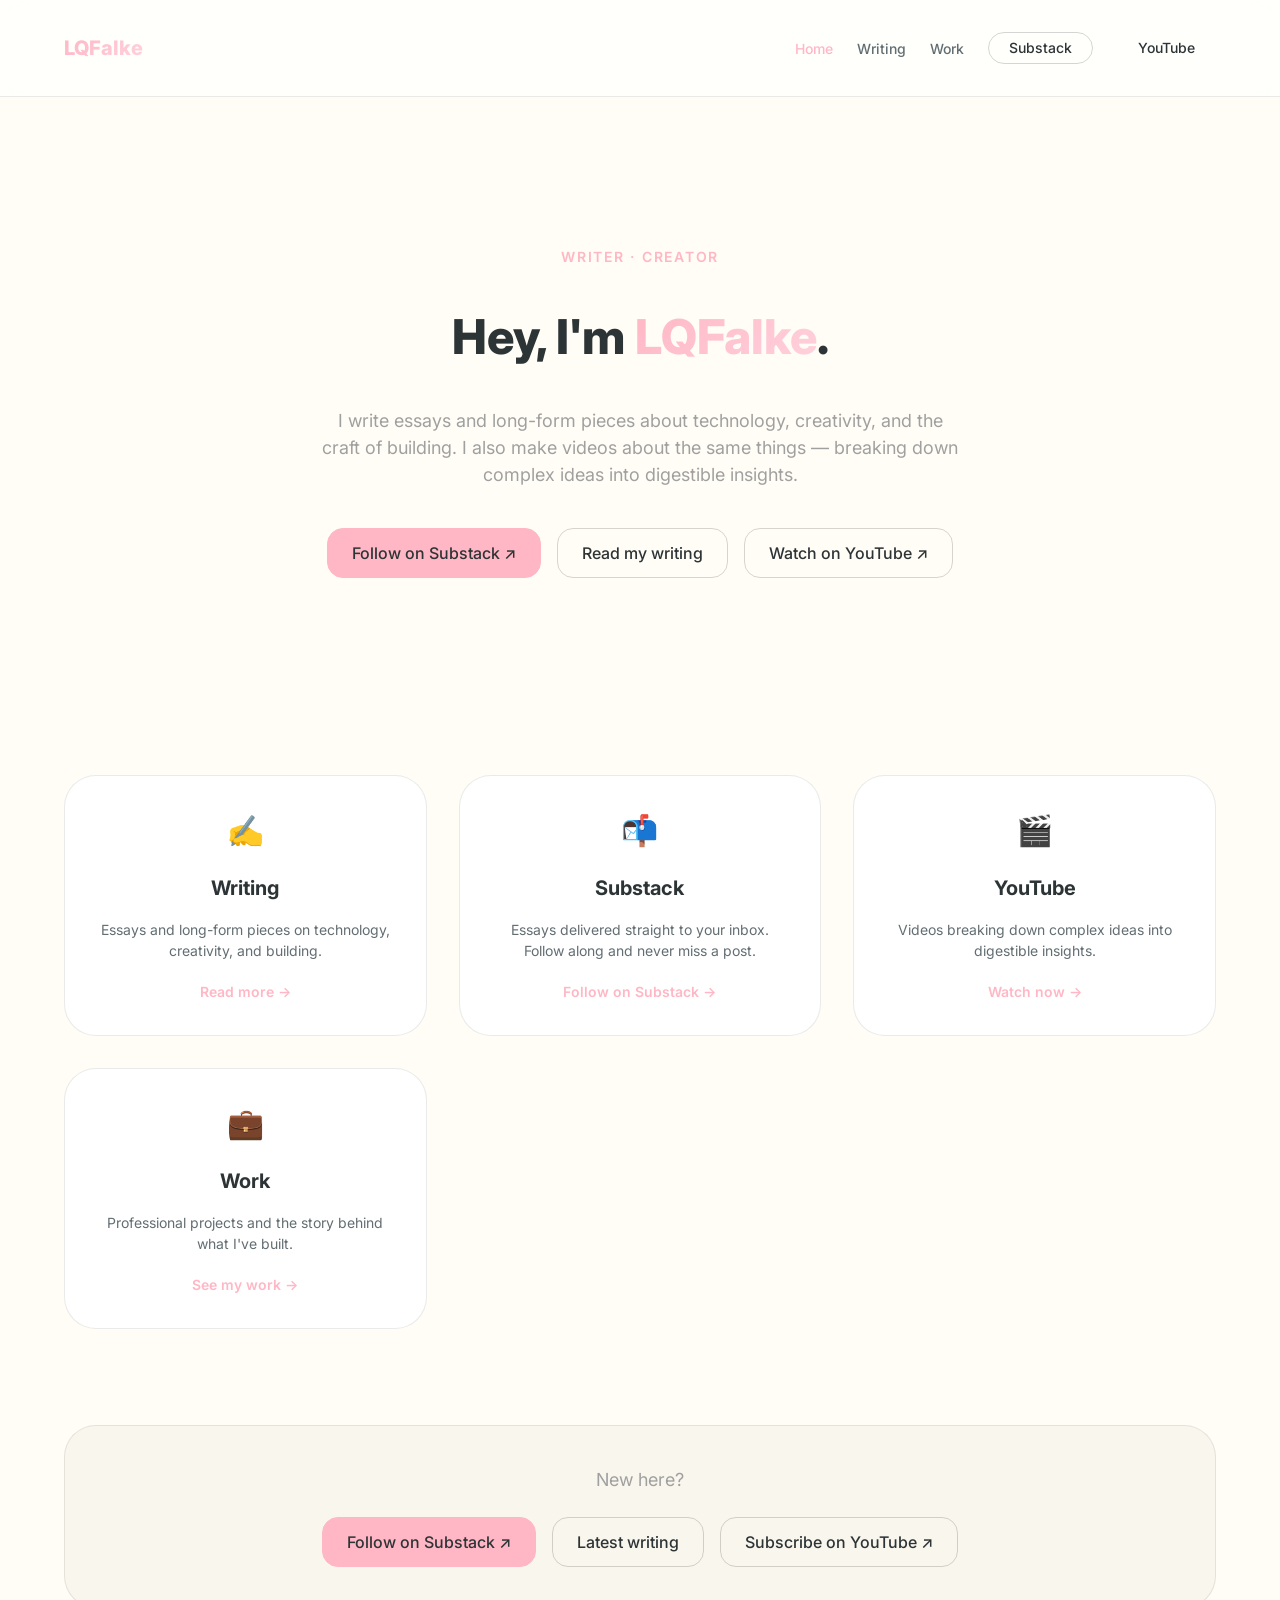
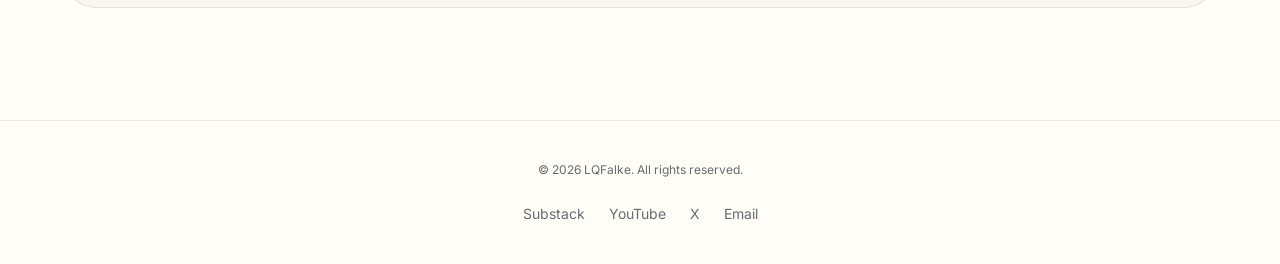
<file: index.html>
<!DOCTYPE html>
<html lang="en">
<head>
  <meta charset="UTF-8">
  <meta name="viewport" content="width=device-width, initial-scale=1.0">
  <title>LQFalke — Writer & Creator</title>
  <meta name="description" content="LQFalke is a writer, creator, and professional building things that matter. Essays, videos, and professional work.">
  <link rel="preconnect" href="https://fonts.googleapis.com">
  <link rel="preconnect" href="https://fonts.gstatic.com" crossorigin>
  <link href="https://fonts.googleapis.com/css2?family=Inter:wght@400;500;600;700;800&display=swap" rel="stylesheet">
  <link rel="stylesheet" href="./assets/css/variables.css">
  <link rel="stylesheet" href="./assets/css/style.css">
</head>
<body>
  <header class="site-header">
    <div class="container header-inner">
      <a href="./index.html" class="site-logo"><span class="gradient-text">LQFalke</span></a>
      <button class="nav-toggle" aria-label="Toggle menu" aria-expanded="false">
        <span></span>
        <span></span>
        <span></span>
      </button>
      <nav class="nav-links">
        <a href="./index.html" class="active">Home</a>
        <a href="./writing.html">Writing</a>
        <a href="./work.html">Work</a>
                <a href="https://substack.com/@lqfalke" class="btn btn-sm btn-ghost" target="_blank" rel="noopener">Substack</a>
                <a href="https://www.youtube.com/@LQFalke" class="btn btn-sm" target="_blank" rel="noopener">YouTube</a>
      </nav>
    </div>
  </header>

  <main>
    <section class="hero container">
      <p class="hero-kicker">Writer · Creator</p>
      <h1>Hey, I'm <span class="gradient-text">LQFalke</span>.</h1>
      <p class="hero-sub">
        I write essays and long-form pieces about technology, creativity, and the craft of building.
        I also make videos about the same things — breaking down complex ideas into digestible insights.
      </p>
      <div class="hero-actions">
        <a href="https://substack.com/@lqfalke" class="btn btn-primary" target="_blank" rel="noopener">Follow on Substack ↗</a>
                <a href="./writing.html" class="btn btn-ghost">Read my writing</a>
                <a href="https://www.youtube.com/@LQFalke" class="btn btn-ghost" target="_blank" rel="noopener">Watch on YouTube ↗</a>
      </div>
    </section>

    <section class="container">
      <div class="cards-grid">
        <a href="./writing.html" class="card">
          <div class="card-icon">✍️</div>
          <h3>Writing</h3>
          <p>Essays and long-form pieces on technology, creativity, and building.</p>
          <span class="card-link">Read more →</span>
        </a>
        <a href="https://substack.com/@lqfalke" class="card" target="_blank" rel="noopener">
                  <div class="card-icon">📬</div>
                  <h3>Substack</h3>
                  <p>Essays delivered straight to your inbox. Follow along and never miss a post.</p>
                  <span class="card-link">Follow on Substack →</span>
        </a>
                <a href="https://www.youtube.com/@LQFalke" class="card" target="_blank" rel="noopener">
                  <div class="card-icon">🎬</div>
                  <h3>YouTube</h3>
                  <p>Videos breaking down complex ideas into digestible insights.</p>
                  <span class="card-link">Watch now →</span>
                </a>
        <a href="./work.html" class="card">
          <div class="card-icon">💼</div>
          <h3>Work</h3>
          <p>Professional projects and the story behind what I've built.</p>
          <span class="card-link">See my work →</span>
        </a>
      </div>
    </section>

    <section class="container">
      <div class="cta-band">
        <p>New here?</p>
        <div class="hero-actions">
          <a href="https://substack.com/@lqfalke" class="btn btn-primary" target="_blank" rel="noopener">Follow on Substack ↗</a>
                    <a href="./writing.html" class="btn btn-ghost">Latest writing</a>
                    <a href="https://www.youtube.com/@LQFalke?sub_confirmation=1" class="btn btn-ghost" target="_blank" rel="noopener">Subscribe on YouTube ↗</a>
        </div>
      </div>
    </section>
  </main>

  <footer class="site-footer">
    <div class="container footer-inner">
      <p class="footer-copy">© <span id="year"></span> LQFalke. All rights reserved.</p>
      <div class="footer-links">
              <a href="https://substack.com/@lqfalke" target="_blank" rel="noopener">Substack</a>
              <a href="https://www.youtube.com/@LQFalke" target="_blank" rel="noopener">YouTube</a>
        <a href="https://x.com/LQFalke" target="_blank" rel="noopener">X</a>
        <a href="mailto:hello@lqfalke.dev">Email</a>
      </div>
    </div>
  </footer>

  <script src="./assets/js/main.js"></script>
</body>
</html>
</file>
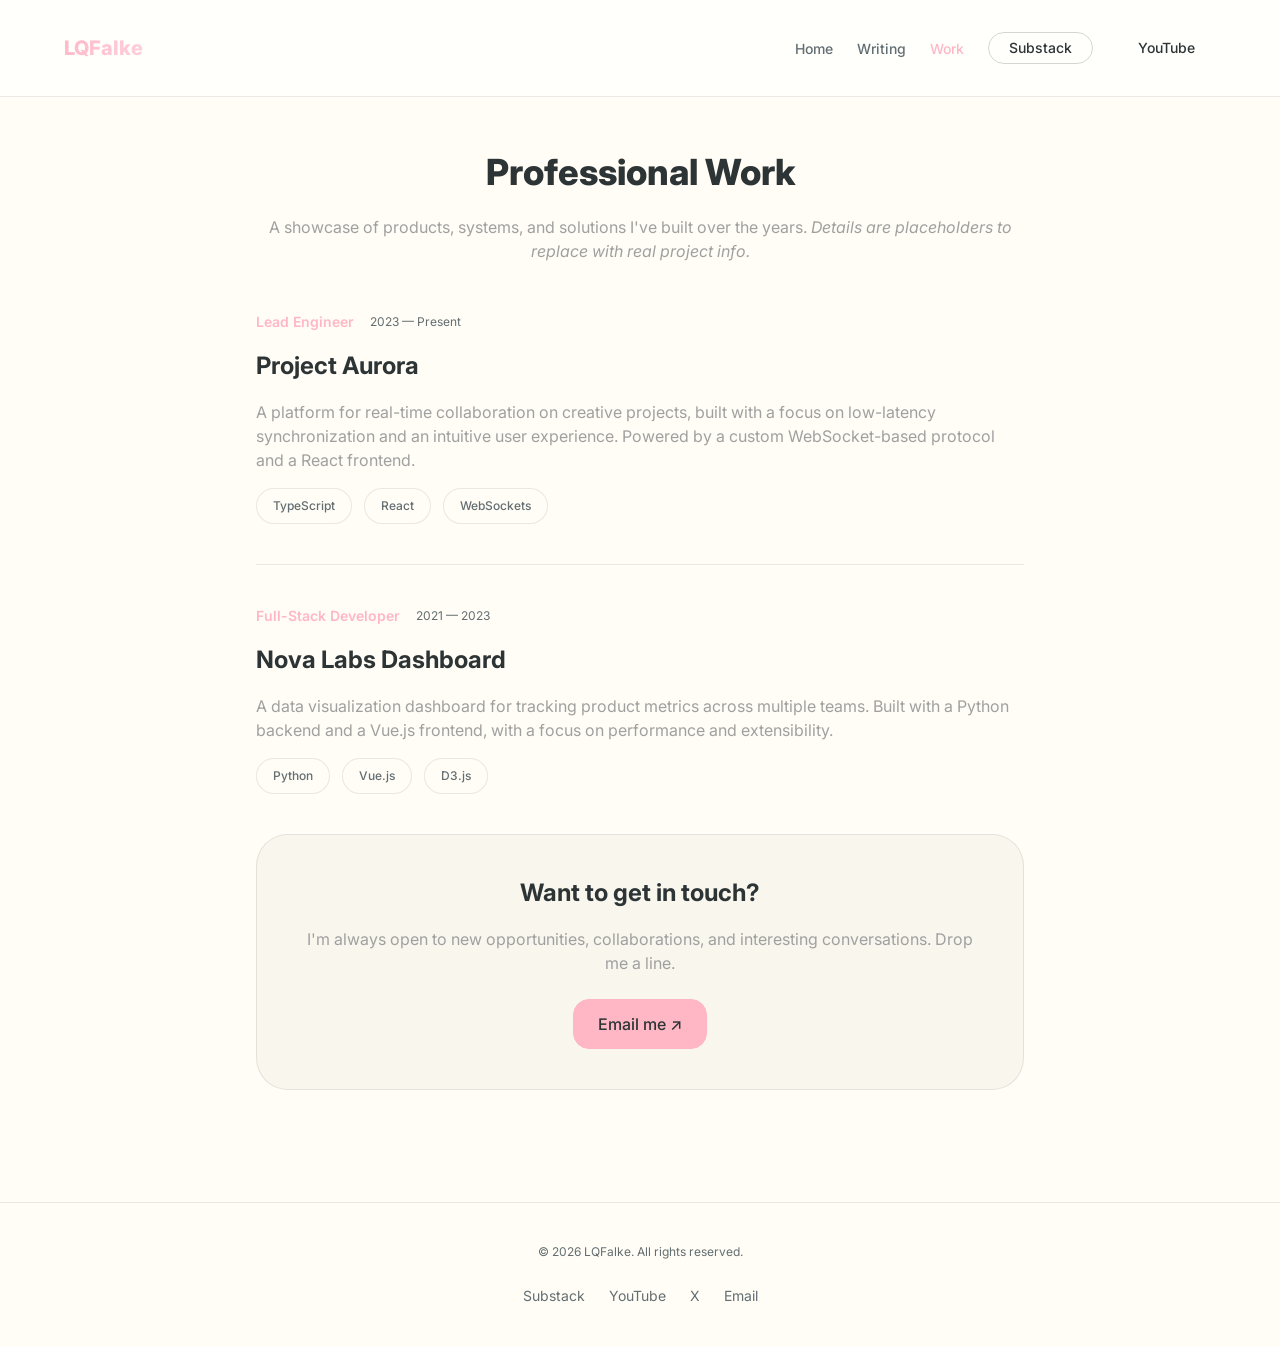
<file: work.html>
<!DOCTYPE html>
<html lang="en">
<head>
  <meta charset="UTF-8">
  <meta name="viewport" content="width=device-width, initial-scale=1.0">
  <title>Professional Work — LQFalke</title>
  <meta name="description" content="Professional projects and work by LQFalke. A showcase of products, systems, and solutions built over the years.">
  <link rel="preconnect" href="https://fonts.googleapis.com">
  <link rel="preconnect" href="https://fonts.gstatic.com" crossorigin>
  <link href="https://fonts.googleapis.com/css2?family=Inter:wght@400;500;600;700;800&display=swap" rel="stylesheet">
  <link rel="stylesheet" href="./assets/css/variables.css">
  <link rel="stylesheet" href="./assets/css/style.css">
</head>
<body>
  <header class="site-header">
    <div class="container header-inner">
      <a href="./index.html" class="site-logo"><span class="gradient-text">LQFalke</span></a>
      <button class="nav-toggle" aria-label="Toggle menu" aria-expanded="false">
        <span></span>
        <span></span>
        <span></span>
      </button>
      <nav class="nav-links">
        <a href="./index.html">Home</a>
        <a href="./writing.html">Writing</a>
        <a href="./work.html" class="active">Work</a>
                <a href="https://substack.com/@lqfalke" class="btn btn-sm btn-ghost" target="_blank" rel="noopener">Substack</a>
                <a href="https://www.youtube.com/@LQFalke" class="btn btn-sm" target="_blank" rel="noopener">YouTube</a>
      </nav>
    </div>
  </header>

  <main>
    <div class="container page">
      <h1 class="page-title">Professional Work</h1>
      <p class="page-intro">A showcase of products, systems, and solutions I've built over the years. <em>Details are placeholders to replace with real project info.</em></p>

      <ul class="work-list">
        <li class="work-item">
          <div class="work-meta">
            <span class="work-role">Lead Engineer</span>
            <span class="work-period">2023 — Present</span>
          </div>
          <h2>Project Aurora</h2>
          <p>A platform for real-time collaboration on creative projects, built with a focus on low-latency synchronization and an intuitive user experience. Powered by a custom WebSocket-based protocol and a React frontend.</p>
          <div class="post-tags">
            <span class="post-tag">TypeScript</span>
            <span class="post-tag">React</span>
            <span class="post-tag">WebSockets</span>
          </div>
        </li>
        <li class="work-item">
          <div class="work-meta">
            <span class="work-role">Full-Stack Developer</span>
            <span class="work-period">2021 — 2023</span>
          </div>
          <h2>Nova Labs Dashboard</h2>
          <p>A data visualization dashboard for tracking product metrics across multiple teams. Built with a Python backend and a Vue.js frontend, with a focus on performance and extensibility.</p>
          <div class="post-tags">
            <span class="post-tag">Python</span>
            <span class="post-tag">Vue.js</span>
            <span class="post-tag">D3.js</span>
          </div>
        </li>
      </ul>

      <div class="subscribe-box">
        <h2>Want to get in touch?</h2>
        <p>I'm always open to new opportunities, collaborations, and interesting conversations. Drop me a line.</p>
        <a href="mailto:hello@lqfalke.dev" class="btn btn-primary">Email me ↗</a>
      </div>
    </div>
  </main>

  <footer class="site-footer">
    <div class="container footer-inner">
      <p class="footer-copy">© <span id="year"></span> LQFalke. All rights reserved.</p>
      <div class="footer-links">
              <a href="https://substack.com/@lqfalke" target="_blank" rel="noopener">Substack</a>
              <a href="https://www.youtube.com/@LQFalke" target="_blank" rel="noopener">YouTube</a>
        <a href="https://x.com/LQFalke" target="_blank" rel="noopener">X</a>
        <a href="mailto:hello@lqfalke.dev">Email</a>
      </div>
    </div>
  </footer>

  <script src="./assets/js/main.js"></script>
</body>
</html>
</file>
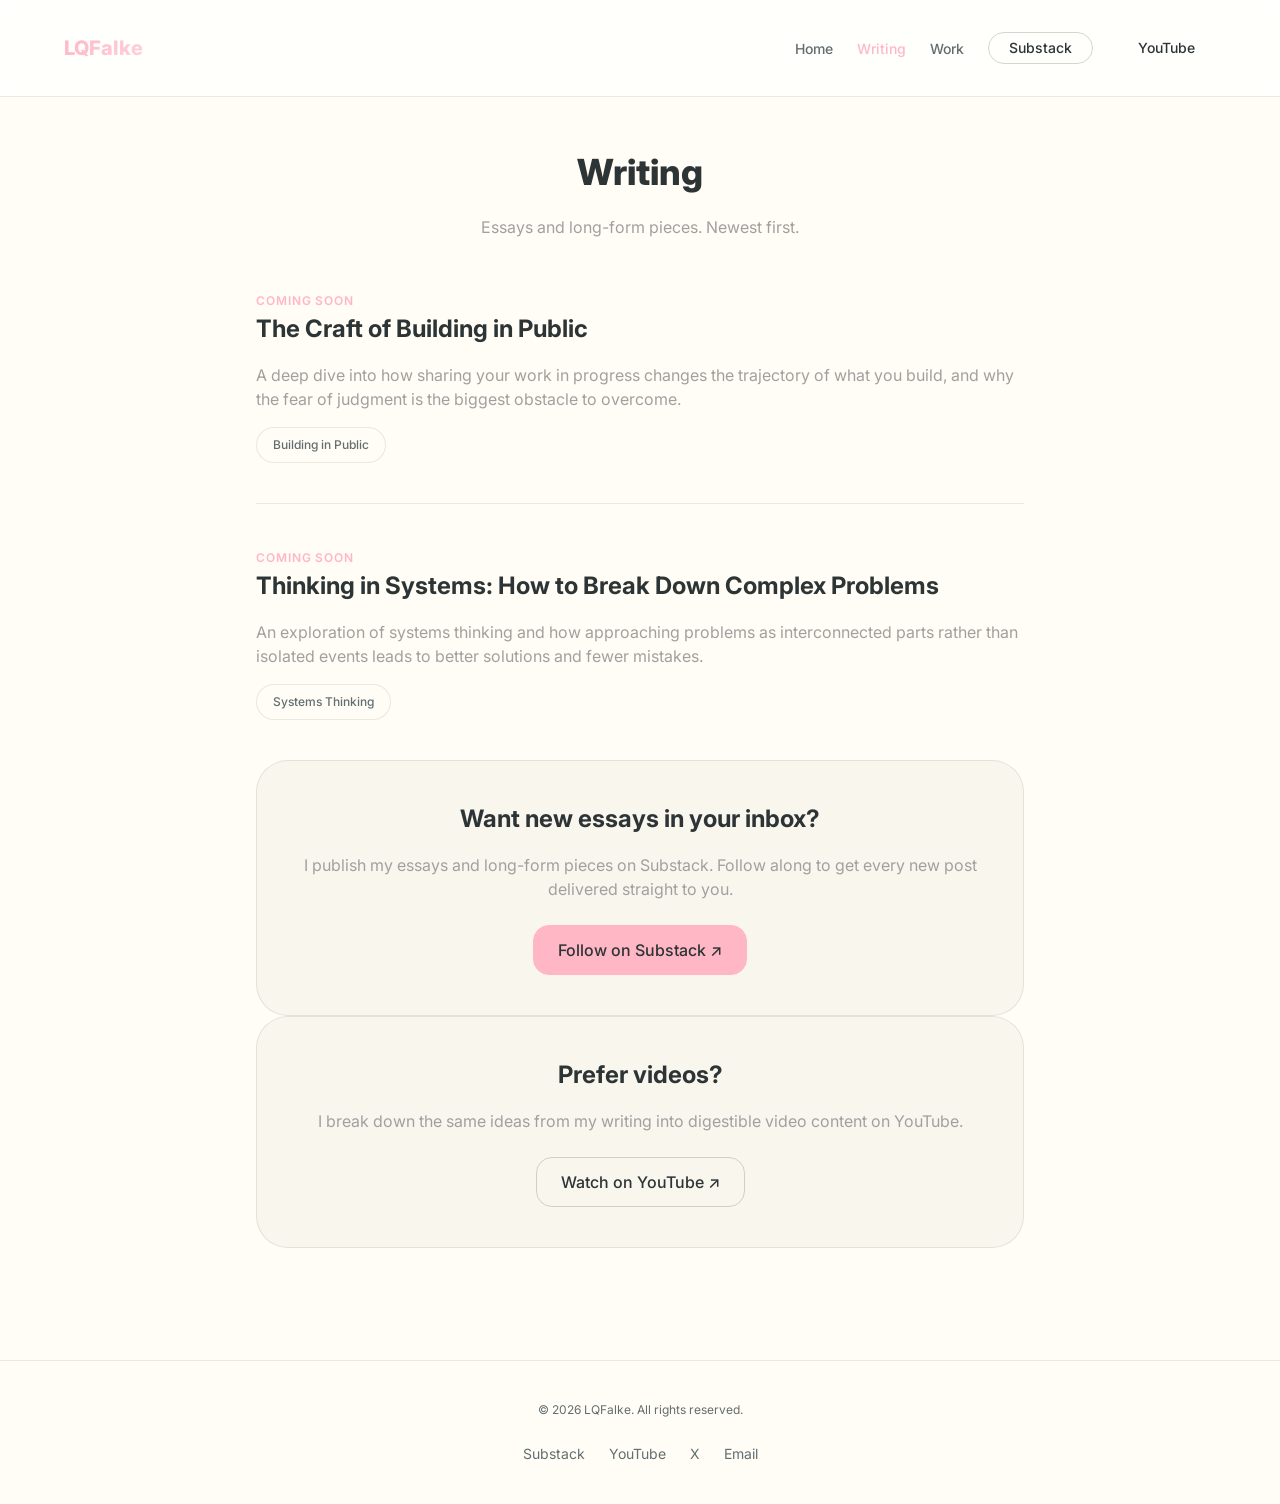
<file: writing.html>
<!DOCTYPE html>
<html lang="en">
<head>
  <meta charset="UTF-8">
  <meta name="viewport" content="width=device-width, initial-scale=1.0">
  <title>Writing — LQFalke</title>
  <meta name="description" content="Essays and long-form pieces by LQFalke on technology, creativity, and the craft of building. Newest first.">
  <link rel="preconnect" href="https://fonts.googleapis.com">
  <link rel="preconnect" href="https://fonts.gstatic.com" crossorigin>
  <link href="https://fonts.googleapis.com/css2?family=Inter:wght@400;500;600;700;800&display=swap" rel="stylesheet">
  <link rel="stylesheet" href="./assets/css/variables.css">
  <link rel="stylesheet" href="./assets/css/style.css">
</head>
<body>
  <header class="site-header">
    <div class="container header-inner">
      <a href="./index.html" class="site-logo"><span class="gradient-text">LQFalke</span></a>
      <button class="nav-toggle" aria-label="Toggle menu" aria-expanded="false">
        <span></span>
        <span></span>
        <span></span>
      </button>
      <nav class="nav-links">
        <a href="./index.html">Home</a>
        <a href="./writing.html" class="active">Writing</a>
        <a href="./work.html">Work</a>
                <a href="https://substack.com/@lqfalke" class="btn btn-sm btn-ghost" target="_blank" rel="noopener">Substack</a>
                <a href="https://www.youtube.com/@LQFalke" class="btn btn-sm" target="_blank" rel="noopener">YouTube</a>
      </nav>
    </div>
  </header>

  <main>
    <div class="container page">
      <h1 class="page-title">Writing</h1>
      <p class="page-intro">Essays and long-form pieces. Newest first.</p>

      <ul class="post-list">
        <li class="post-item">
          <time class="post-date" datetime="coming-soon">Coming soon</time>
          <h2><a href="#">The Craft of Building in Public</a></h2>
          <p>A deep dive into how sharing your work in progress changes the trajectory of what you build, and why the fear of judgment is the biggest obstacle to overcome.</p>
          <div class="post-tags">
            <span class="post-tag">Building in Public</span>
          </div>
        </li>
        <li class="post-item">
          <time class="post-date" datetime="coming-soon">Coming soon</time>
          <h2><a href="#">Thinking in Systems: How to Break Down Complex Problems</a></h2>
          <p>An exploration of systems thinking and how approaching problems as interconnected parts rather than isolated events leads to better solutions and fewer mistakes.</p>
          <div class="post-tags">
            <span class="post-tag">Systems Thinking</span>
          </div>
        </li>
      </ul>

      <div class="subscribe-box">
              <h2>Want new essays in your inbox?</h2>
              <p>I publish my essays and long-form pieces on Substack. Follow along to get every new post delivered straight to you.</p>
              <a href="https://substack.com/@lqfalke" class="btn btn-primary" target="_blank" rel="noopener">Follow on Substack ↗</a>
      </div>

            <div class="subscribe-box">
              <h2>Prefer videos?</h2>
              <p>I break down the same ideas from my writing into digestible video content on YouTube.</p>
              <a href="https://www.youtube.com/@LQFalke" class="btn btn-ghost" target="_blank" rel="noopener">Watch on YouTube ↗</a>
            </div>
    </div>
  </main>

  <footer class="site-footer">
    <div class="container footer-inner">
      <p class="footer-copy">© <span id="year"></span> LQFalke. All rights reserved.</p>
      <div class="footer-links">
              <a href="https://substack.com/@lqfalke" target="_blank" rel="noopener">Substack</a>
              <a href="https://www.youtube.com/@LQFalke" target="_blank" rel="noopener">YouTube</a>
        <a href="https://x.com/LQFalke" target="_blank" rel="noopener">X</a>
        <a href="mailto:hello@lqfalke.dev">Email</a>
      </div>
    </div>
  </footer>

  <script src="./assets/js/main.js"></script>
</body>
</html>
</file>
<file: assets/css/variables.css>
/* Design System Tokens — LQFalke creator site */

:root {
  /* === Color Palette === */
  --color-bg: #FFFDF5; /* Soft Cream */
  --color-bg-alt: #F9F6ED;
  --color-bg-card: #FFFFFF;
  --color-text: #2D3436; /* Deep Slate */
  --color-text-muted: #636E72;
  --color-text-secondary: #A0A0A0;
  --color-accent: #FFB7C5; /* Pastel Pink */
  --color-accent-hover: #FF9EB2;
  --color-border: rgba(45, 52, 54, 0.1);
  --color-border-light: rgba(45, 52, 54, 0.2);

  /* === Gradient === */
  --gradient-start: #FFB7C5;
  --gradient-end: #FFD1DC;

  /* === Typography === */
  --font-family: 'Playfair Display', 'Inter', -apple-system, BlinkMacSystemFont, 'Segoe UI', Roboto, sans-serif;
  --font-size-xs: 0.75rem;
  --font-size-sm: 0.875rem;
  --font-size-base: 1rem;
  --font-size-lg: 1.125rem;
  --font-size-xl: 1.25rem;
  --font-size-2xl: 1.5rem;
  --font-size-3xl: 1.875rem;
  --font-size-4xl: 2.25rem;
  --font-size-5xl: 3rem;
  --font-weight-regular: 400;
  --font-weight-medium: 500;
  --font-weight-semibold: 600;
  --font-weight-bold: 700;
  --font-weight-extrabold: 800;
  --line-height-tight: 1.25;
  --line-height-normal: 1.5;
  --line-height-relaxed: 1.625;

  /* === Spacing === */
  --space-3xs: 0.25rem;
  --space-2xs: 0.5rem;
  --space-xs: 0.75rem;
  --space-sm: 1rem;
  --space-md: 1.25rem;
  --space-lg: 1.5rem;
  --space-xl: 2rem;
  --space-2xl: 2.5rem;
  --space-3xl: 3rem;
  --space-4xl: 4rem;
  --space-5xl: 5rem;

  /* === Layout === */
  --max-width: 72rem;
  --border-radius-sm: 1rem;
  --border-radius-md: 1.5rem;
  --border-radius-lg: 2rem;
  --border-radius-xl: 2.5rem;
  --border-radius-full: 9999px;
  --shadow-sm: 0 2px 4px rgba(255, 183, 197, 0.2);
  --shadow-md: 0 4px 10px rgba(255, 183, 197, 0.3);
  --shadow-lg: 0 10px 20px rgba(255, 183, 197, 0.4);

  /* === Transitions === */
  --transition-fast: 150ms ease;
  --transition-normal: 250ms ease;
}
</file>
<file: assets/css/style.css>
/* Base styles — LQFalke creator site */

*,
*::before,
*::after {
  box-sizing: border-box;
  margin: 0;
  padding: 0;
}

html {
  scroll-behavior: smooth;
  font-size: 100%;
}

body {
  font-family: var(--font-family);
  font-size: var(--font-size-base);
  font-weight: var(--font-weight-regular);
  line-height: var(--line-height-normal);
  color: var(--color-text);
  background-color: var(--color-bg);
  -webkit-font-smoothing: antialiased;
  -moz-osx-font-smoothing: grayscale;
}

img,
picture,
svg {
  display: block;
  max-width: 100%;
  height: auto;
}

a {
  color: inherit;
  text-decoration: none;
}

button {
  cursor: pointer;
  border: none;
  background: none;
  font: inherit;
}

ul,
ol {
  list-style: none;
}

/* === Utility Classes === */

.container {
  width: min(90%, var(--max-width));
  margin-inline: auto;
  padding-block: var(--space-3xl);
}

.gradient-text {
  background: linear-gradient(135deg, var(--gradient-start), var(--gradient-end));
  -webkit-background-clip: text;
  background-clip: text;
  color: transparent;
}

.text-center {
  text-align: center;
}

.mt-sm { margin-top: var(--space-sm); }
.mt-md { margin-top: var(--space-md); }
.mt-lg { margin-top: var(--space-lg); }
.mt-xl { margin-top: var(--space-xl); }
.mt-2xl { margin-top: var(--space-2xl); }
.mb-sm { margin-bottom: var(--space-sm); }
.mb-md { margin-bottom: var(--space-md); }
.mb-lg { margin-bottom: var(--space-lg); }
.mb-xl { margin-bottom: var(--space-xl); }
.mb-2xl { margin-bottom: var(--space-2xl); }

/* === Buttons === */

.btn {
  display: inline-flex;
  align-items: center;
  justify-content: center;
  gap: var(--space-xs);
  font-family: var(--font-family);
  font-size: var(--font-size-base);
  font-weight: var(--font-weight-medium);
  line-height: 1;
  padding: var(--space-sm) var(--space-lg);
  border-radius: var(--border-radius-sm);
  border: 1px solid transparent;
  transition: all 0.4s cubic-bezier(0.175, 0.885, 0.32, 1.275);
  cursor: pointer;
  text-decoration: none;
}

.btn-sm {
  font-size: var(--font-size-sm);
  padding: var(--space-2xs) var(--space-md);
}

.btn-primary {
  background-color: var(--color-accent);
  color: var(--color-text);
  border-color: var(--color-accent);
}

.btn-primary:hover {
  background-color: var(--color-accent-hover);
  border-color: var(--color-accent-hover);
  transform: translateY(-1px);
  box-shadow: 0 0 15px rgba(178, 0, 0, 0.4);
}

.btn-ghost {
  background-color: transparent;
  color: var(--color-text);
  border-color: var(--color-border-light);
}

.btn-ghost:hover {
  background-color: var(--color-bg-alt);
  border-color: var(--color-accent);
  color: var(--color-accent);
  box-shadow: 0 0 10px rgba(178, 0, 0, 0.2);
}

/* === Header / Nav === */

.site-header {
  position: sticky;
  top: 0;
  z-index: 1000;
  background-color: rgba(255, 255, 255, 0.7);
  backdrop-filter: blur(12px);
  border-bottom: 1px solid var(--color-border);
}

.header-inner {
  display: flex;
  align-items: center;
  justify-content: space-between;
  height: 4rem;
}

.site-logo {
  font-size: var(--font-size-xl);
  font-weight: var(--font-weight-extrabold);
}

.site-logo .gradient-text {
  color: transparent;
}

.nav-toggle {
  display: none;
  flex-direction: column;
  justify-content: space-between;
  width: 1.75rem;
  height: 1.5rem;
  background: none;
  cursor: pointer;
  padding: 0;
  border: none;
}

.nav-toggle span {
  display: block;
  width: 100%;
  height: 2px;
  background-color: var(--color-text);
  border-radius: 2px;
  transition: var(--transition-fast);
}

.nav-toggle[aria-expanded="true"] span:nth-child(1) {
  transform: rotate(45deg) translate(5px, 5px);
}

.nav-toggle[aria-expanded="true"] span:nth-child(2) {
  opacity: 0;
}

.nav-toggle[aria-expanded="true"] span:nth-child(3) {
  transform: rotate(-45deg) translate(6px, -6px);
}

.nav-links {
  display: flex;
  align-items: center;
  gap: var(--space-lg);
}

.nav-links a {
  font-size: var(--font-size-sm);
  font-weight: var(--font-weight-medium);
  color: var(--color-text-muted);
  transition: all 0.4s cubic-bezier(0.175, 0.885, 0.32, 1.275);
}

.nav-links a:hover,
.nav-links a.active {
  color: var(--color-accent);
}

.nav-links a.btn {
  color: var(--color-text);
}

/* Mobile nav */
@media (max-width: 768px) {
.nav-toggle {
    display: flex;
    margin-left: auto;
  }

  .nav-links {
    position: absolute;
    top: 4rem;
    left: 0;
    right: 0;
    flex-direction: column;
    gap: 0;
    background-color: var(--color-bg-alt);
    border-top: 1px solid var(--color-border);
    padding: var(--space-sm);
    max-height: 0;
    overflow: hidden;
    opacity: 0;
    transform: translateY(-0.5rem);
    transition: var(--transition-normal);
  }

  .nav-links.open {
    max-height: 20rem;
    opacity: 1;
    transform: translateY(0);
  }

  .nav-links a {
    padding: var(--space-sm);
    border-bottom: 1px solid var(--color-border);
  }

  .nav-links a:last-child {
    border-bottom: none;
  }
}

/* === Hero === */

.hero {
  min-height: 70vh;
  display: flex;
  flex-direction: column;
  justify-content: center;
  gap: var(--space-2xl);
  text-align: center;
}

.hero-kicker {
  font-size: var(--font-size-sm);
  font-weight: var(--font-weight-semibold);
  text-transform: uppercase;
  letter-spacing: 0.125em;
  color: var(--color-accent);
}

.hero h1 {
  font-size: var(--font-size-5xl);
  font-weight: var(--font-weight-extrabold);
  line-height: var(--line-height-tight);
}

.hero h1 .gradient-text {
  color: transparent;
}

.hero-sub {
  font-size: var(--font-size-lg);
  color: var(--color-text-secondary);
  max-width: 40rem;
  margin-inline: auto;
}

.hero-actions {
  display: flex;
  flex-wrap: wrap;
  gap: var(--space-sm);
  justify-content: center;
}

/* === Cards Grid === */

.cards-grid {
  display: grid;
  grid-template-columns: repeat(auto-fit, minmax(18rem, 1fr));
  gap: var(--space-xl);
}

.card {
  display: block;
  background-color: var(--color-bg-card);
  border: 1px solid var(--color-border);
  border-radius: var(--border-radius-lg);
  padding: var(--space-xl);
  text-align: center;
  transition: all 0.4s cubic-bezier(0.175, 0.885, 0.32, 1.275);
}

.card:hover {
  transform: translateY(-4px);
  border-color: var(--color-accent);
  box-shadow: var(--shadow-lg);
}

.card-icon {
  font-size: var(--font-size-3xl);
  margin-bottom: var(--space-md);
}

.card h3 {
  font-size: var(--font-size-xl);
  font-weight: var(--font-weight-bold);
  margin-bottom: var(--space-sm);
}

.card p {
  font-size: var(--font-size-sm);
  color: var(--color-text-muted);
}

.card-link {
  display: inline-flex;
  align-items: center;
  gap: var(--space-2xs);
  font-size: var(--font-size-sm);
  font-weight: var(--font-weight-semibold);
  color: var(--color-accent);
  margin-top: var(--space-md);
}

/* === CTA Band === */

.cta-band {
  background-color: var(--color-bg-alt);
  border: 1px solid var(--color-border);
  border-radius: var(--border-radius-lg);
  padding: var(--space-2xl);
  text-align: center;
}

.cta-band p {
  font-size: var(--font-size-lg);
  color: var(--color-text-secondary);
  margin-bottom: var(--space-lg);
}

/* === Page === */

.page {
  max-width: 48rem;
  margin-inline: auto;
}

.page-title {
  font-size: var(--font-size-4xl);
  font-weight: var(--font-weight-extrabold);
  text-align: center;
  margin-bottom: var(--space-sm);
}

.page-title .gradient-text {
  color: transparent;
}

.page-intro {
  text-align: center;
  color: var(--color-text-secondary);
  margin-bottom: var(--space-3xl);
}

/* === Post List === */

.post-list {
  display: flex;
  flex-direction: column;
  gap: var(--space-2xl);
}

.post-item {
  border-bottom: 1px solid var(--color-border);
  padding-bottom: var(--space-2xl);
}

.post-item:last-child {
  border-bottom: none;
}

.post-date {
  font-size: var(--font-size-xs);
  font-weight: var(--font-weight-semibold);
  text-transform: uppercase;
  letter-spacing: 0.075em;
  color: var(--color-accent);
  margin-bottom: var(--space-sm);
}

.post-item h2 {
  font-size: var(--font-size-2xl);
  font-weight: var(--font-weight-bold);
  margin-bottom: var(--space-sm);
}

.post-item h2 a {
  color: var(--color-text);
  transition: var(--transition-fast);
}

.post-item h2 a:hover {
  color: var(--color-accent);
}

.post-item p {
  color: var(--color-text-secondary);
  margin-bottom: var(--space-sm);
}

.post-tags {
  display: flex;
  gap: var(--space-xs);
  flex-wrap: wrap;
}

.post-tag {
  font-size: var(--font-size-xs);
  font-weight: var(--font-weight-medium);
  padding: var(--space-2xs) var(--space-sm);
  background-color: var(--color-bg);
  border: 1px solid var(--color-border);
  border-radius: var(--border-radius-full);
  color: var(--color-text-muted);
}

/* === Work List === */

.work-list {
  display: flex;
  flex-direction: column;
  gap: var(--space-2xl);
}

.work-item {
  border-bottom: 1px solid var(--color-border);
  padding-bottom: var(--space-2xl);
}

.work-item:last-child {
  border-bottom: none;
}

.work-meta {
  display: flex;
  gap: var(--space-sm);
  align-items: center;
  margin-bottom: var(--space-sm);
  flex-wrap: wrap;
}

.work-role {
  font-size: var(--font-size-sm);
  font-weight: var(--font-weight-semibold);
  color: var(--color-accent);
}

.work-period {
  font-size: var(--font-size-xs);
  color: var(--color-text-muted);
}

.work-item h2 {
  font-size: var(--font-size-2xl);
  font-weight: var(--font-weight-bold);
  margin-bottom: var(--space-sm);
}

.work-item p {
  color: var(--color-text-secondary);
  margin-bottom: var(--space-sm);
}

/* === Subscribe Box === */

.subscribe-box {
  background-color: var(--color-bg-alt);
  border: 1px solid var(--color-border);
  border-radius: var(--border-radius-lg);
  padding: var(--space-2xl);
  text-align: center;
}

.subscribe-box h2 {
  font-size: var(--font-size-2xl);
  font-weight: var(--font-weight-bold);
  margin-bottom: var(--space-sm);
}

.subscribe-box p {
  color: var(--color-text-secondary);
  margin-bottom: var(--space-lg);
}

/* === Footer === */

.site-footer {
  border-top: 1px solid var(--color-border);
  margin-top: var(--space-4xl);
}

.footer-inner {
  display: flex;
  flex-direction: column;
  align-items: center;
  gap: var(--space-lg);
  padding: var(--space-2xl) 0;
}

.footer-links {
  display: flex;
  gap: var(--space-lg);
}

.footer-links a {
  font-size: var(--font-size-sm);
  color: var(--color-text-muted);
  transition: var(--transition-fast);
}

.footer-links a:hover {
  color: var(--color-accent);
}

.footer-copy {
  font-size: var(--font-size-xs);
  color: var(--color-text-muted);
}
</file>
